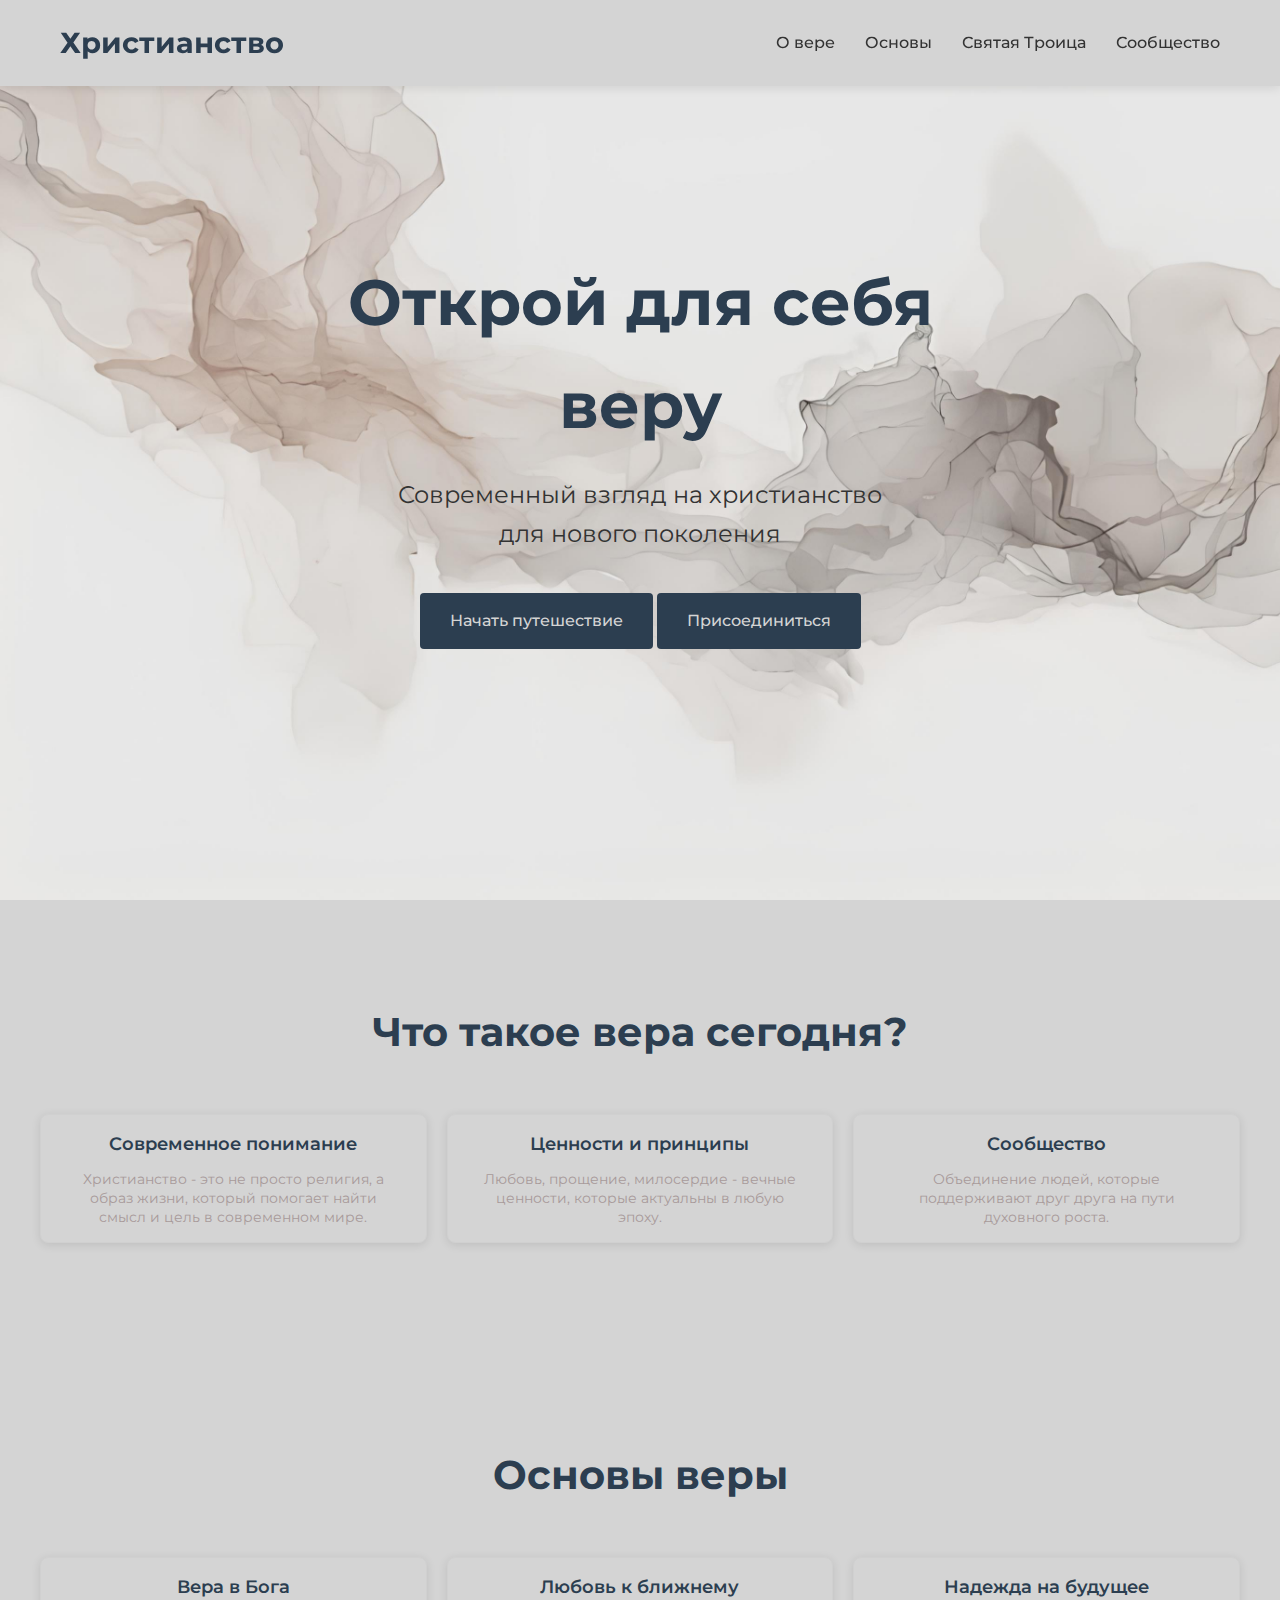
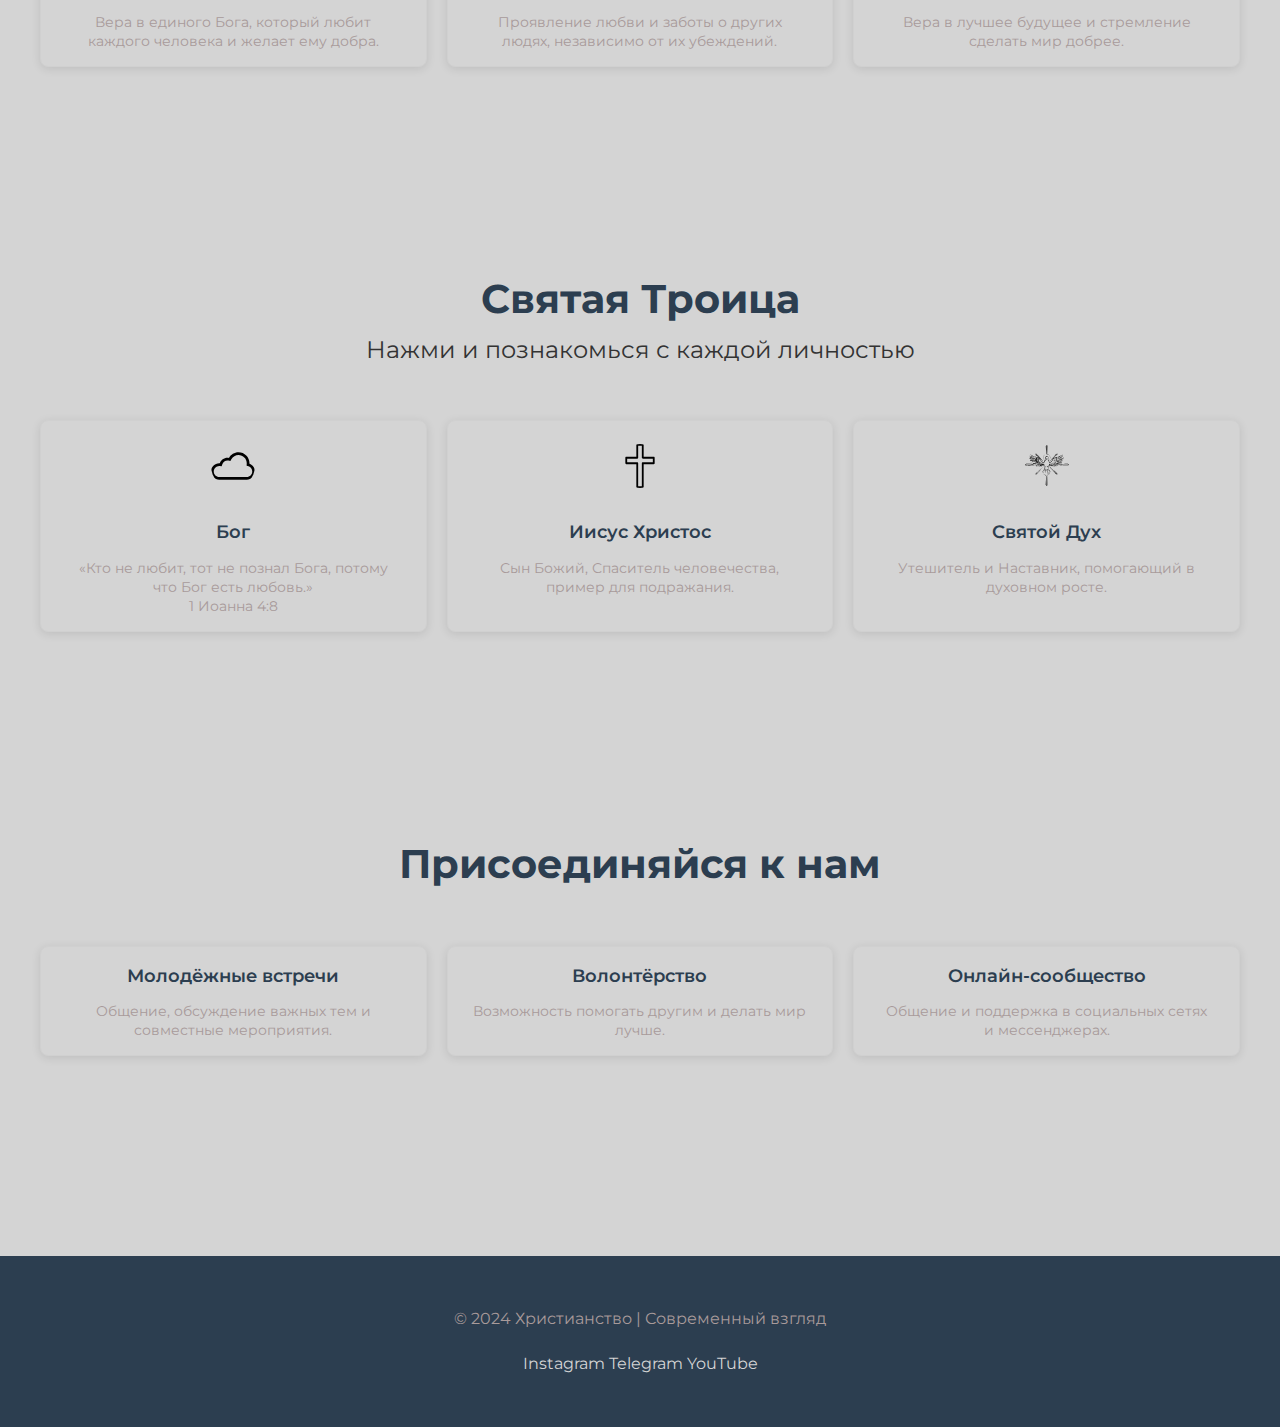
<file: index.html>
<!DOCTYPE html>
<html lang="ru">
<head>
    <meta charset="UTF-8">
    <meta name="viewport" content="width=device-width, initial-scale=1.0">
    <title>Христианство | Современный взгляд</title>
    <link rel="preconnect" href="https://fonts.googleapis.com">
    <link rel="preconnect" href="https://fonts.gstatic.com" crossorigin>
    <link href="https://fonts.googleapis.com/css2?family=Montserrat:wght@400;500;600;700;800&display=swap" rel="stylesheet">
    <link rel="stylesheet" href="/css/styles.css">
</head>
<body>
    <nav class="nav">
        <div class="nav__container">
            <a href="#" class="nav__logo">Христианство</a>
            <ul class="nav__list">
                <li><a href="#about" class="nav__link">О вере</a></li>
                <li><a href="#features" class="nav__link">Основы</a></li>
                <li><a href="#personalities" class="nav__link">Святая Троица</a></li>
                <li><a href="#community" class="nav__link">Сообщество</a></li>
            </ul>
        </div>
    </nav>

    <main>
        <section class="hero">
            <div class="hero__content">
                <h1 class="hero__title">Открой для себя веру</h1>
                <p class="hero__text">Современный взгляд на христианство <br> для нового поколения</p>
                <div class="hero__buttons">
                    <a href="#about" class="btn">Начать путешествие</a>
                    <a href="#community" class="btn";>Присоединиться</a>
                </div>
            </div>
        </section>

        <section id="about" class="section">
            <div class="section__content">
                <h2 class="section__title">Что такое вера сегодня?</h2>
                <div class="features-grid">
                    <div class="feature-card interactive-element">
                        <h3 class="feature-card__title">Современное понимание</h3>
                        <p class="feature-card__text">Христианство - это не просто религия, а образ жизни, который помогает найти смысл и цель в современном мире.</p>
                    </div>
                    <div class="feature-card interactive-element">
                        <h3 class="feature-card__title">Ценности и принципы</h3>
                        <p class="feature-card__text">Любовь, прощение, милосердие - вечные ценности, которые актуальны в любую эпоху.</p>
                    </div>
                    <div class="feature-card interactive-element">
                        <h3 class="feature-card__title">Сообщество</h3>
                        <p class="feature-card__text">Объединение людей, которые поддерживают друг друга на пути духовного роста.</p>
                    </div>
                </div>
            </div>
        </section>

        <section id="features" class="section">
            <div class="section__content">
                <h2 class="section__title">Основы веры</h2>
                <div class="features-grid">
                    <div class="feature-card interactive-element pulse-effect">
                        <h3 class="feature-card__title">Вера в Бога</h3>
                        <p class="feature-card__text">Вера в единого Бога, который любит каждого человека и желает ему добра.</p>
                    </div>
                    <div class="feature-card interactive-element pulse-effect">
                        <h3 class="feature-card__title">Любовь к ближнему</h3>
                        <p class="feature-card__text">Проявление любви и заботы о других людях, независимо от их убеждений.</p>
                    </div>
                    <div class="feature-card interactive-element pulse-effect">
                        <h3 class="feature-card__title">Надежда на будущее</h3>
                        <p class="feature-card__text">Вера в лучшее будущее и стремление сделать мир добрее.</p>
                    </div>
                </div>
            </div>
        </section>

        <section id="personalities" class="section">
            <div class="section__content">
                <h2 class="section__title">Святая Троица</h2>
                <p class="section__subtitle">Нажми и познакомься с каждой личностью</p>
                <div class="personalities-grid">
                    <a href="god.html" class="personality-card interactive-element">
                        <img src="img/cloud.svg" alt="Бог Отец" class="personality-card__img">
                        <h3 class="personality-card__title">Бог</h3>
                        <p class="personality-card__text">«Кто не любит, тот не познал Бога, потому что Бог есть любовь.» <br> 1 Иоанна 4:8</p>
                    </a>
                    <a href="jesus.html" class="personality-card interactive-element">
                        <img src="img/christ.svg" alt="Иисус Христос" class="personality-card__img">
                        <h3 class="personality-card__title">Иисус Христос</h3>
                        <p class="personality-card__text">Сын Божий, Спаситель человечества, пример для подражания.</p>
                    </a>
                    <a href="spirit.html" class="personality-card interactive-element">
                        <img src="img/spirit.svg" alt="Святой Дух" class="personality-card__img">
                        <h3 class="personality-card__title">Святой Дух</h3>
                        <p class="personality-card__text">Утешитель и Наставник, помогающий в духовном росте.</p>
                    </a>
                </div>
            </div>
        </section>

        <section id="community" class="section">
            <div class="section__content">
                <h2 class="section__title">Присоединяйся к нам</h2>
                <div class="features-grid">
                    <div class="feature-card interactive-element glow-effect">
                        <h3 class="feature-card__title">Молодёжные встречи</h3>
                        <p class="feature-card__text">Общение, обсуждение важных тем и совместные мероприятия.</p>
                    </div>
                    <div class="feature-card interactive-element glow-effect">
                        <h3 class="feature-card__title">Волонтёрство</h3>
                        <p class="feature-card__text">Возможность помогать другим и делать мир лучше.</p>
                    </div>
                    <div class="feature-card interactive-element glow-effect">
                        <h3 class="feature-card__title">Онлайн-сообщество</h3>
                        <p class="feature-card__text">Общение и поддержка в социальных сетях и мессенджерах.</p>
                    </div>
                </div>
            </div>
        </section>
    </main>

    <footer class="footer">
        <div class="footer__content">
            <p class="footer__text">© 2024 Христианство | Современный взгляд</p>
            <div class="footer__social">
                <a href="#" class="footer__link">Instagram</a>
                <a href="#" class="footer__link">Telegram</a>
                <a href="#" class="footer__link">YouTube</a>
            </div>
        </div>
    </footer>

    <button class="back-to-top" aria-label="Наверх">↑</button>
    
    <script src="script.js"></script>
</body>
</html>
</file>
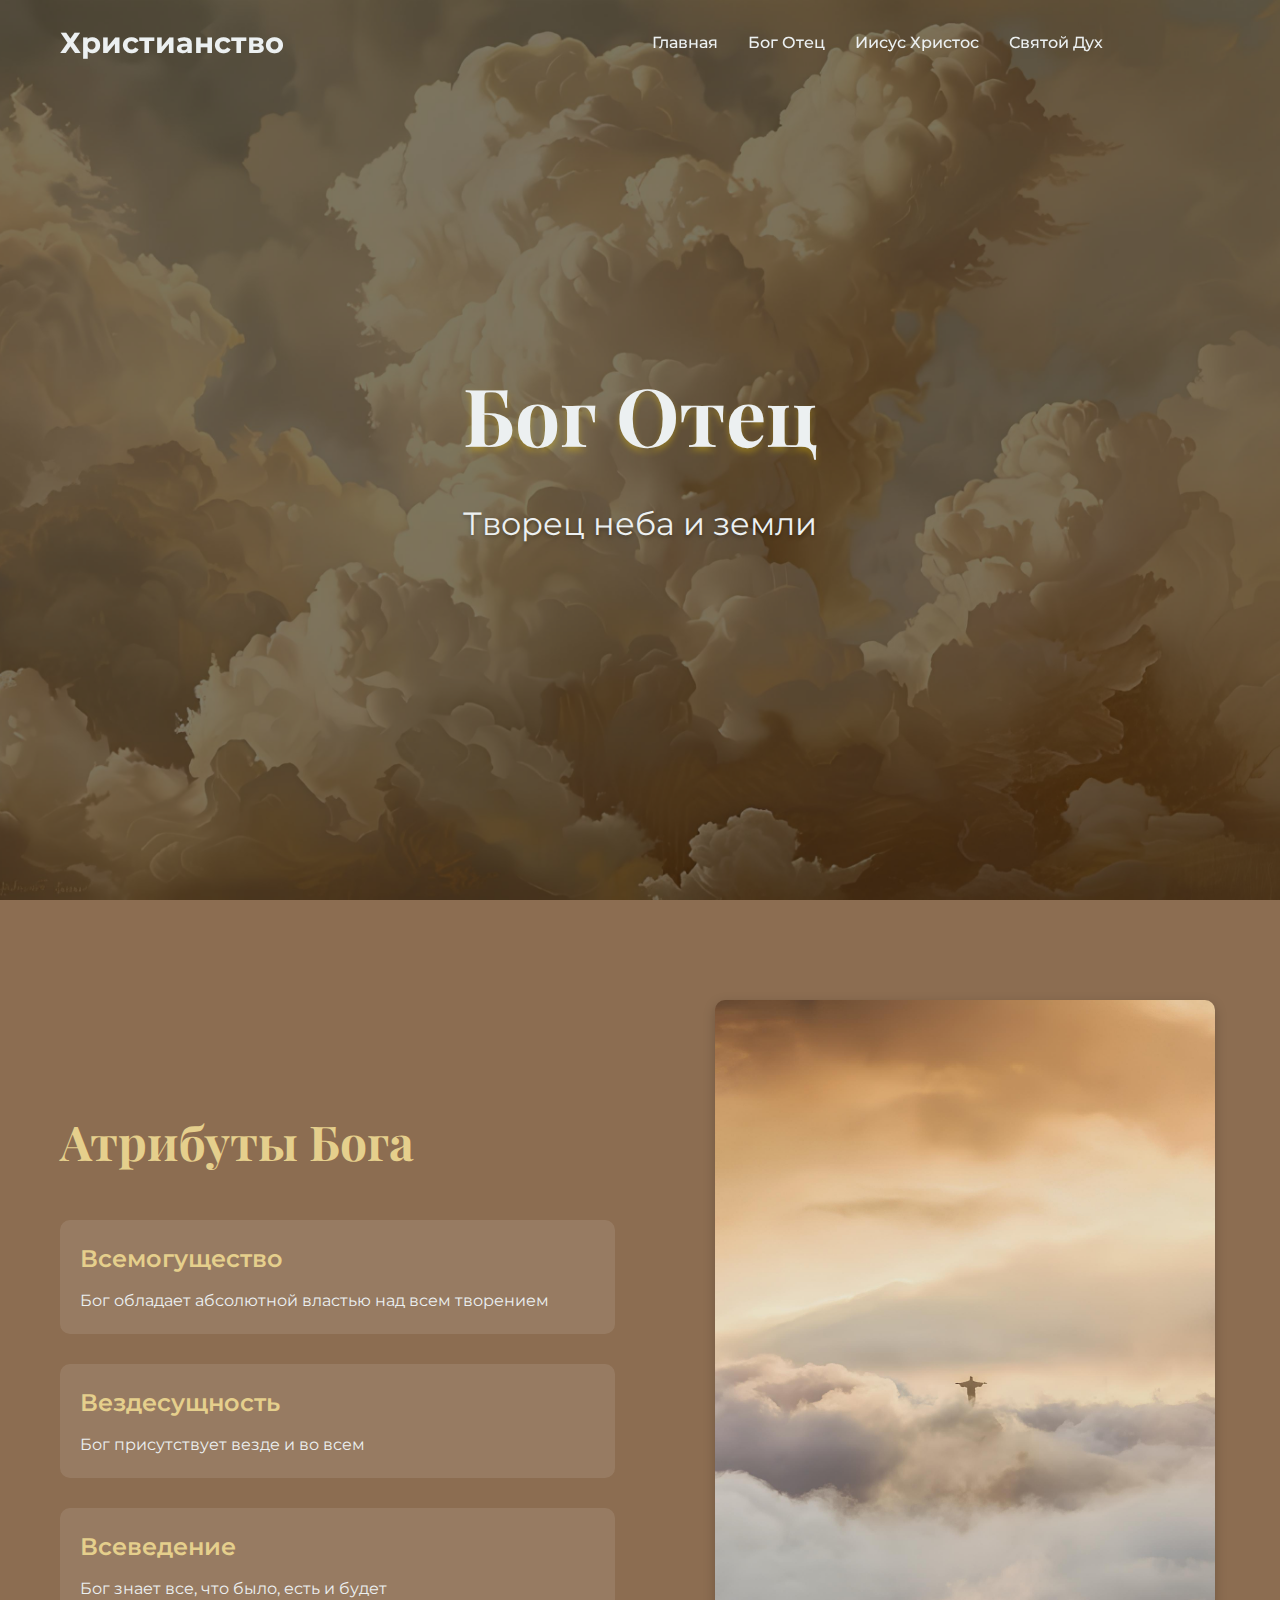
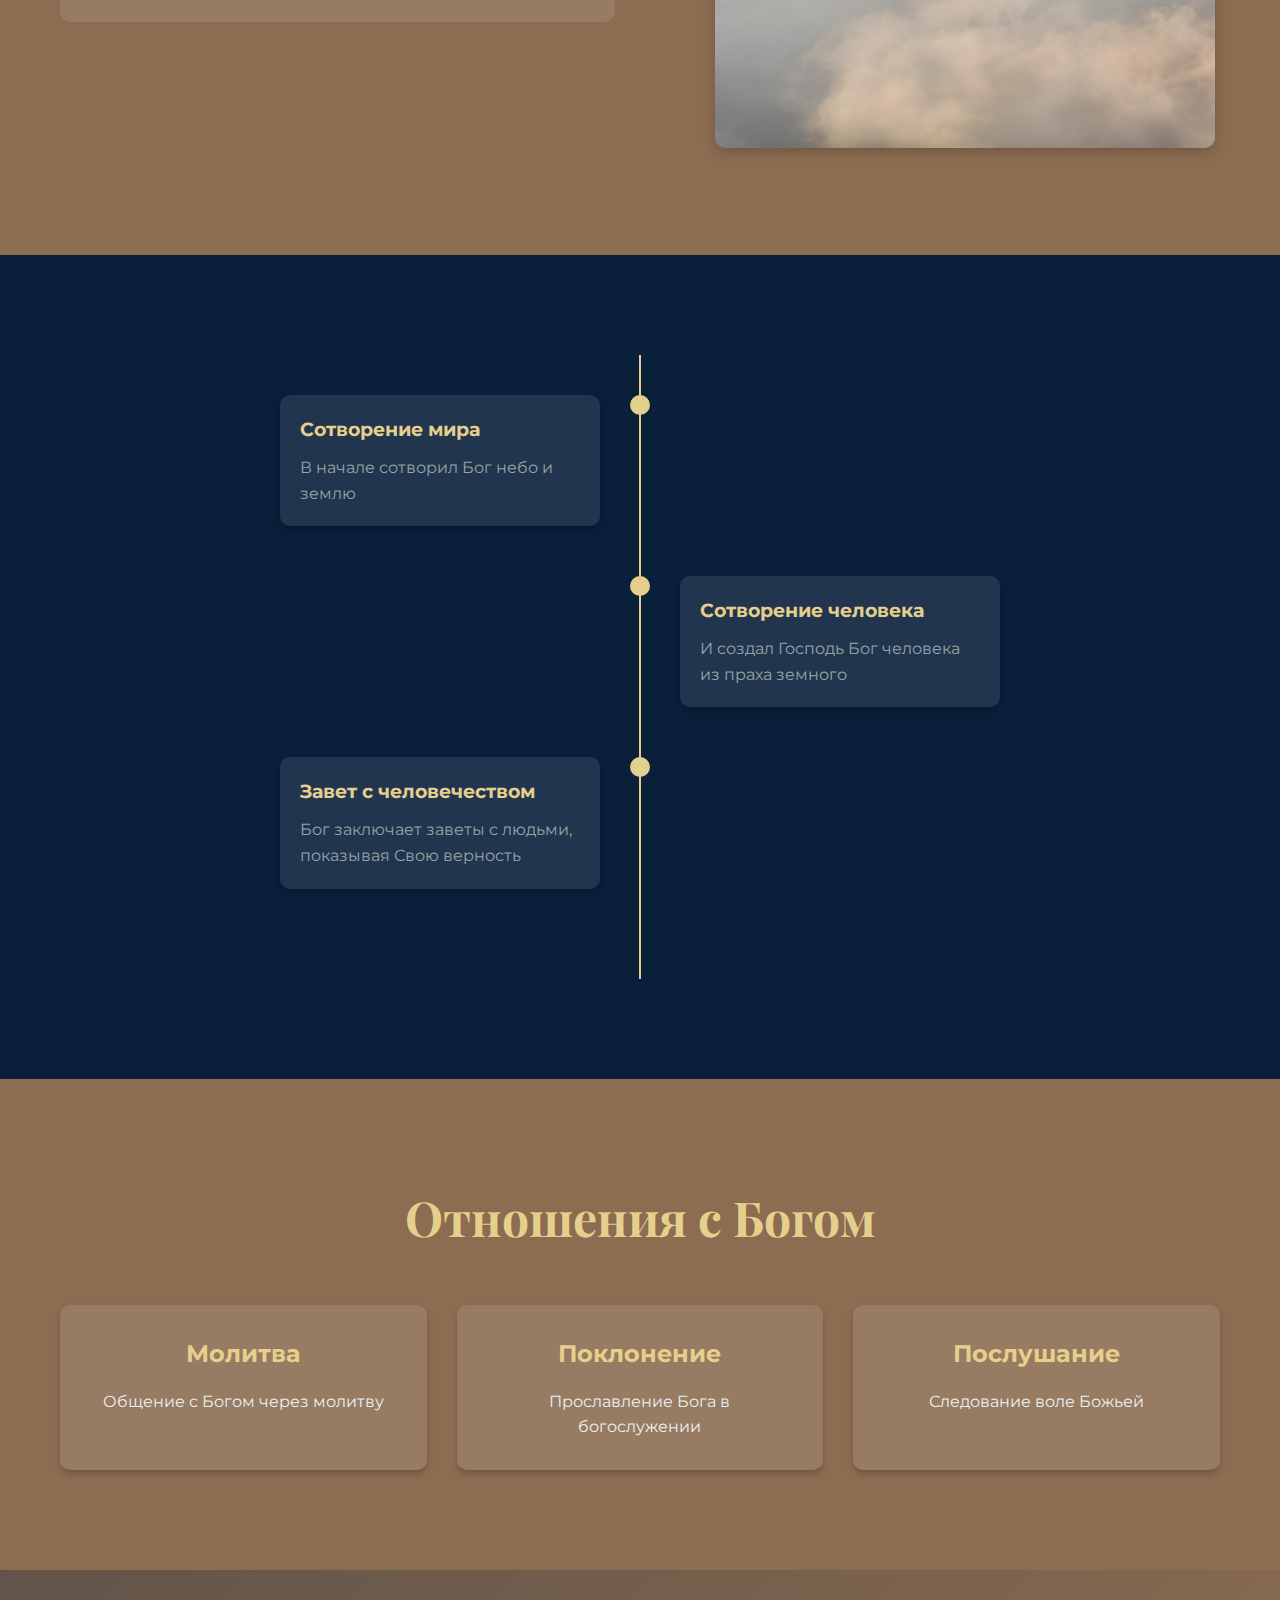
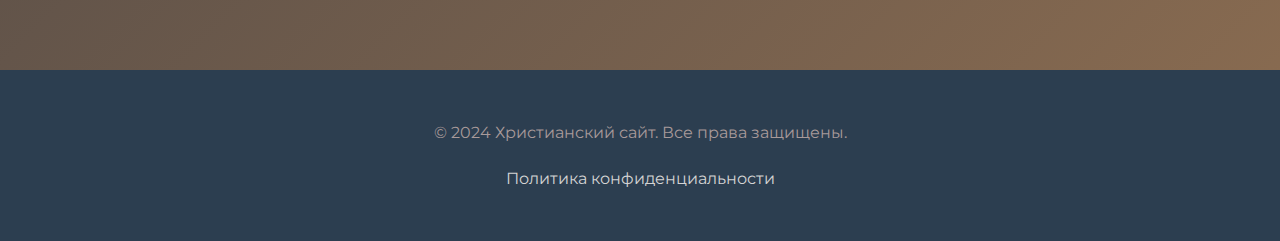
<file: god.html>
<!DOCTYPE html>
<html lang="ru">
<head>
    <meta charset="UTF-8">
    <meta name="viewport" content="width=device-width, initial-scale=1.0">
    <title>Бог Отец - Христианский сайт</title>
    <link rel="preconnect" href="https://fonts.googleapis.com">
    <link rel="preconnect" href="https://fonts.gstatic.com" crossorigin>
    <link href="https://fonts.googleapis.com/css2?family=Playfair+Display:wght@400;700&family=Montserrat:wght@400;500;600;700&display=swap" rel="stylesheet">
    <link rel="stylesheet" href="./css/styles.css">
    <link rel="stylesheet" href="./css/god.css">
</head>
<body class="god-page">
    <nav class="god_nav">
        <div class="god_nav__container">
            <a href="index.html" class="god_nav__logo">Христианство</a>
            <ul class="nav__list">
                <li><a href="index.html" class="god_nav__link">Главная</a></li>
                <li><a href="god.html" class="god_nav__link">Бог Отец</a></li>
                <li><a href="jesus.html" class="god_nav__link">Иисус Христос</a></li>
                <li><a href="spirit.html" class="god_nav__link">Святой Дух</a></li>
            </ul>
            <div class="burger-menu" id="burger-menu">
                <div class="burger-icon" id="burger">
                    <span></span>
                    <span></span>
                    <span></span>
                </div>
                <div class="menu" id="menu">
                    <ul>
                        <li><a href="index.html">Главная</a></li>
                        <li><a href="god.html" class="active">Бог Отец</a></li>
                        <li><a href="jesus.html">Иисус Христос</a></li>
                        <li><a href="spirit.html">Святой Дух</a></li>
                    </ul>
                </div>
            </div>
            <div class="menu-overlay" id="menu-overlay"></div>
        </div>
    </nav>

    <main>
        <section class="god-hero">
            <div class="god-hero__content">
                <h1 class="god-hero__title">Бог Отец</h1>
                <p class="god-hero__subtitle">Творец неба и земли</p>
            </div>
        </section>

        <section class="god-attributes">
            <div class="god-attributes__container">
                <div class="god-attributes__text">
                    <h2>Атрибуты Бога</h2>
                    <ul class="attributes-list">
                        <li class="attribute-item">
                            <span class="attribute-title">Всемогущество</span>
                            <p class="attribute-description">Бог обладает абсолютной властью над всем творением</p>
                        </li>
                        <li class="attribute-item">
                            <span class="attribute-title">Вездесущность</span>
                            <p class="attribute-description">Бог присутствует везде и во всем</p>
                        </li>
                        <li class="attribute-item">
                            <span class="attribute-title">Всеведение</span>
                            <p class="attribute-description">Бог знает все, что было, есть и будет</p>
                        </li>
                    </ul>
                </div>
                <div class="god-attributes__image">
                    <img src="img/pic_god.jpg" alt="Атрибуты Бога" class="attributes-image">
                </div>
            </div>
        </section>

        <section class="god-creation">
            <div class="creation-timeline">
                <div class="timeline-item">
                    <div class="timeline-content">
                        <h3>Сотворение мира</h3>
                        <p>В начале сотворил Бог небо и землю</p>
                    </div>
                </div>
                <div class="timeline-item">
                    <div class="timeline-content">
                        <h3>Сотворение человека</h3>
                        <p>И создал Господь Бог человека из праха земного</p>
                    </div>
                </div>
                <div class="timeline-item">
                    <div class="timeline-content">
                        <h3>Завет с человечеством</h3>
                        <p>Бог заключает заветы с людьми, показывая Свою верность</p>
                    </div>
                </div>
            </div>
        </section>

        <section class="god-relationship">
            <div class="relationship-content">
                <h2>Отношения с Богом</h2>
                <div class="relationship-cards">
                    <div class="relationship-card">
                        <h3>Молитва</h3>
                        <p>Общение с Богом через молитву</p>
                    </div>
                    <div class="relationship-card">
                        <h3>Поклонение</h3>
                        <p>Прославление Бога в богослужении</p>
                    </div>
                    <div class="relationship-card">
                        <h3>Послушание</h3>
                        <p>Следование воле Божьей</p>
                    </div>
                </div>
            </div>
        </section>
    </main>

    <footer class="footer">
        <div class="footer__content">
            <p class="footer__text">© 2024 Христианский сайт. Все права защищены.</p>
            <a href="#" class="footer__link">Политика конфиденциальности</a>
        </div>
    </footer>

    <script defer src="js/script.js"></script>
    <script defer src="js/burger-menu.js"></script>

    <button class="back-to-top" aria-label="Наверх">↑</button>
</body>
</html>
</file>
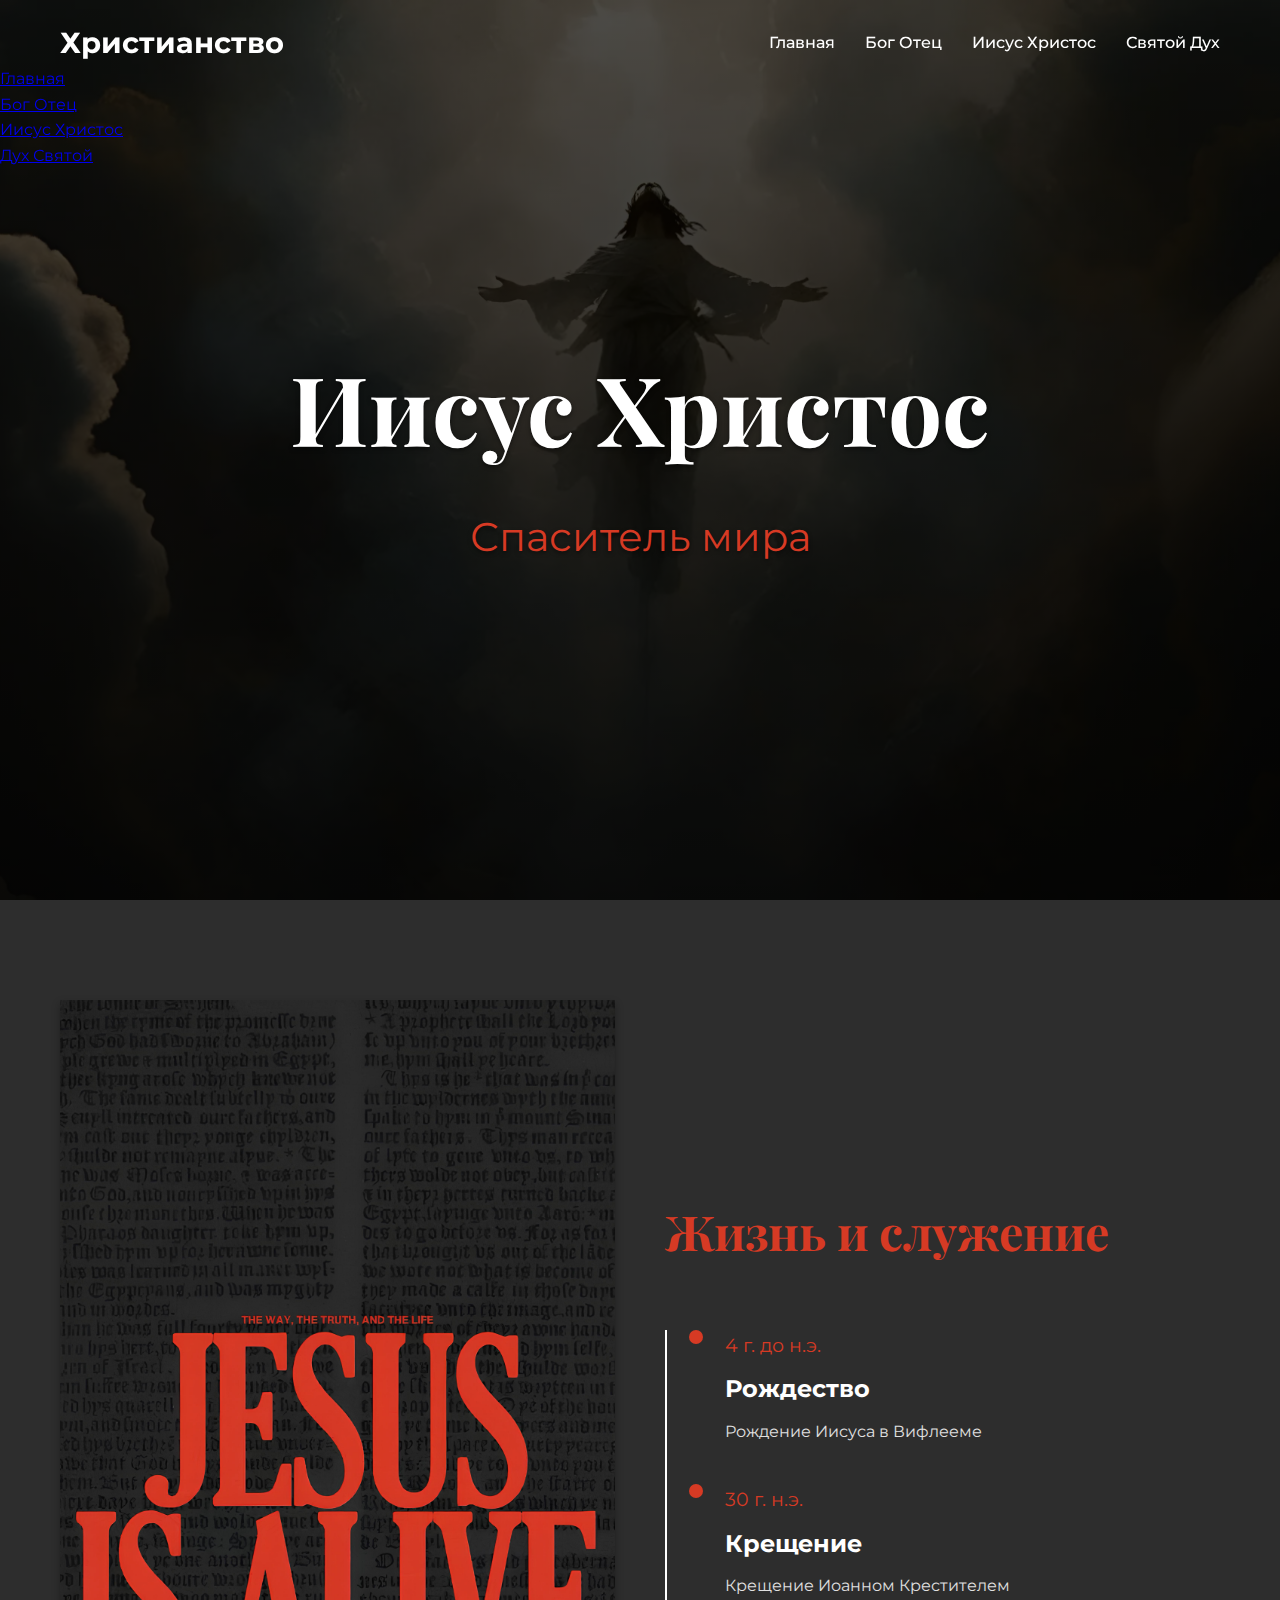
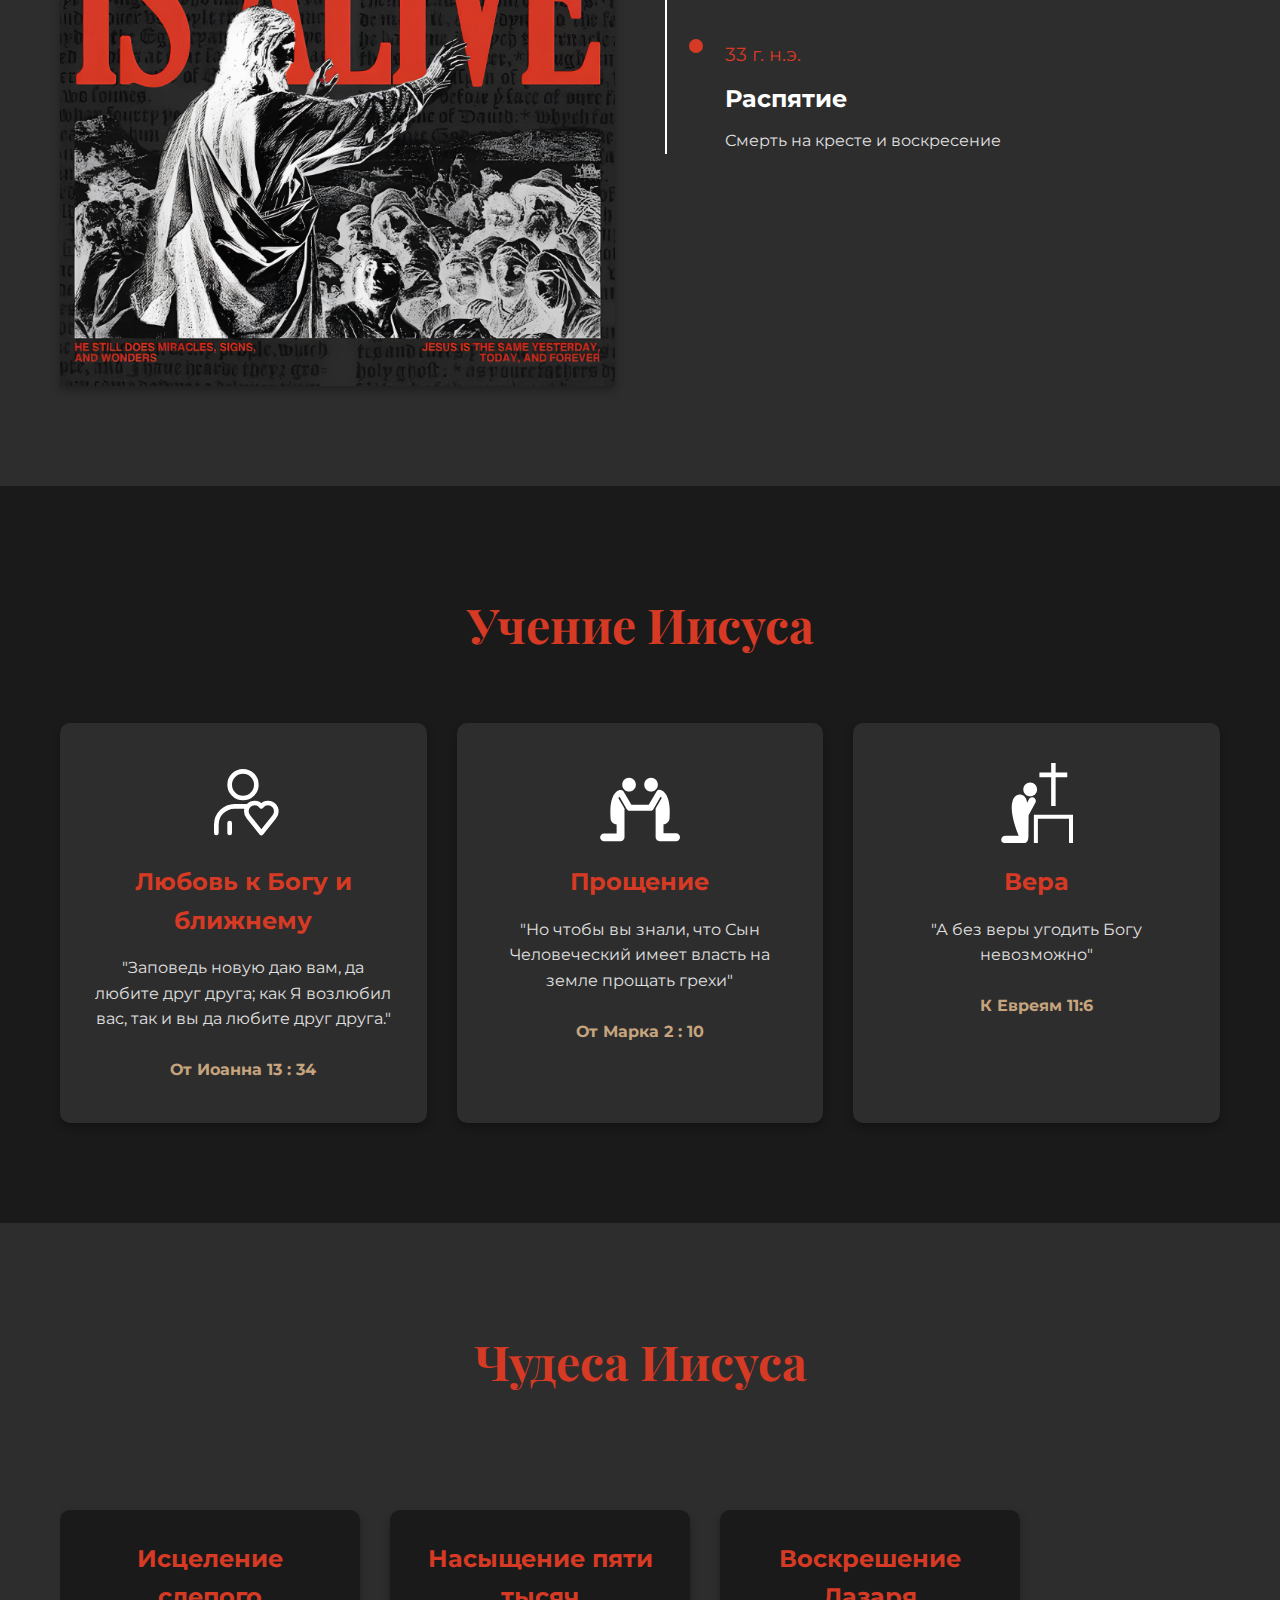
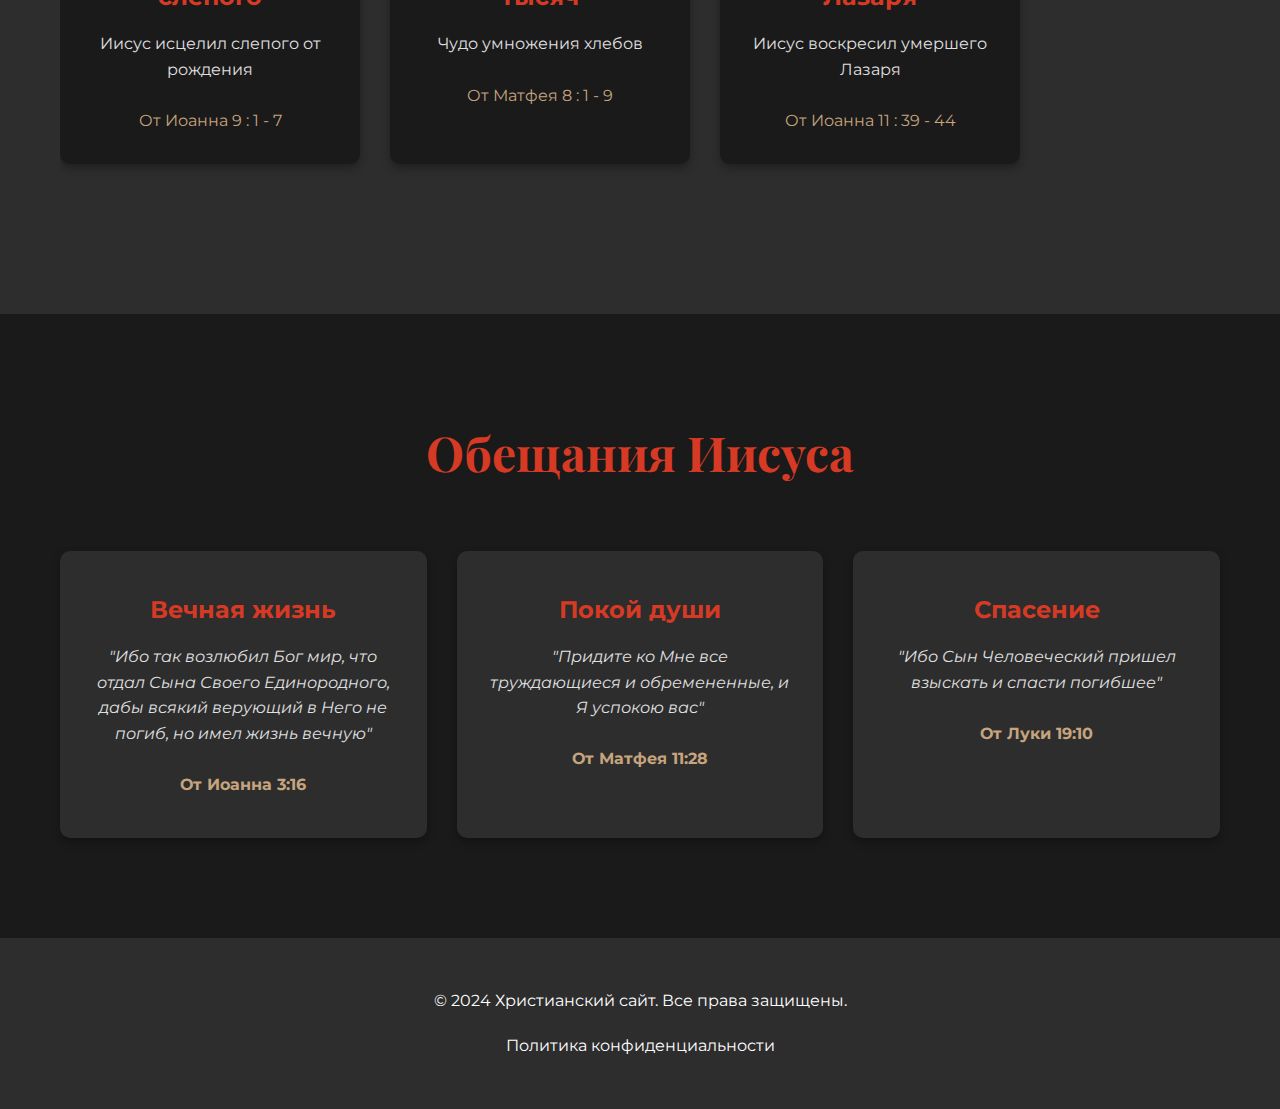
<file: jesus.html>
<!DOCTYPE html>
<html lang="ru">
<head>
    <meta charset="UTF-8">
    <meta name="viewport" content="width=device-width, initial-scale=1.0">
    <title>Иисус Христос - Христианский сайт</title>
    <link rel="preconnect" href="https://fonts.googleapis.com">
    <link rel="preconnect" href="https://fonts.gstatic.com" crossorigin>
    <link href="https://fonts.googleapis.com/css2?family=Playfair+Display:wght@400;700&family=Montserrat:wght@400;500;600;700&display=swap" rel="stylesheet">
    <link rel="stylesheet" href="../css/styles.css">
    <link rel="stylesheet" href="../css/jesus.css">
</head>
<body class="jesus-page">
    <nav class="jesus_nav">        

        <div class="jesus_nav__container">
            <a href="index.html" class="jesus_nav__logo">Христианство</a>
            <ul class="nav__list">
                <li><a href="index.html" class="jesus_nav__link">Главная</a></li>
                <li><a href="god.html" class="jesus_nav__link">Бог Отец</a></li>
                <li><a href="jesus.html" class="jesus_nav__link">Иисус Христос</a></li>
                <li><a href="spirit.html" class="jesus_nav__link">Святой Дух</a></li>
            </ul>
        </div>
        
        <div class="burger-container">
            <div class="burger-menu">
            <div class="burger-icon" id="burger">
                <span></span>
                <span></span>
                <span></span>
            </div>
            <nav class="menu" id="menu">
                <ul>
                    <li><a href="index.html">Главная</a></li>
                    <li><a href="god.html">Бог Отец</a></li>
                    <li><a href="#">Иисус Христос</a></li>
                    <li><a href="spirit.html">Дух Святой</a></li>
                </ul>
            </nav>
            </div>
        </div>
        
    </nav>

    <main>
        <section class="jesus-hero">
            <div class="jesus-hero__content">
                <h1 class="jesus-hero__title">Иисус Христос</h1>
                <p class="jesus-hero__subtitle">Спаситель мира</p>
            </div>
        </section>

        <section class="jesus-life">
            <div class="life-container">
                <div class="life-image">
                    <img src="../img/jesus.jpg" alt="Жизнь Иисуса" class="life-img">
                </div>
                <div class="life-content">
                    <h2>Жизнь и служение</h2>
                    <div class="life-timeline">
                        <div class="timeline-event">
                            <span class="event-year">4 г. до н.э.</span>
                            <h3>Рождество</h3>
                            <p>Рождение Иисуса в Вифлееме</p>
                        </div>
                        <div class="timeline-event">
                            <span class="event-year">30 г. н.э.</span>
                            <h3>Крещение</h3>
                            <p>Крещение Иоанном Крестителем</p>
                        </div>
                        <div class="timeline-event">
                            <span class="event-year">33 г. н.э.</span>
                            <h3>Распятие</h3>
                            <p>Смерть на кресте и воскресение</p>
                        </div>
                    </div>
                </div>
            </div>
        </section>

        <section class="jesus-teachings">
            <h2>Учение Иисуса</h2>
            <div class="teachings-grid">
                <div class="teaching-card">
                    <div class="teaching-icon">
                        <img src="/img/love for each other.svg" alt="Любовь">
                    </div>
                    <h3>Любовь к Богу и ближнему</h3>
                    <p>"Заповедь новую даю вам, да любите друг друга; как Я возлюбил вас, так и вы да любите друг друга."</p>
                    <br>
                    <p class="script">От Иоанна 13 : 34</p>
                </div>
                <div class="teaching-card">
                    <div class="teaching-icon">
                        <img src="/img/forgiveness.svg" alt="Прощение">
                    </div>
                    <h3>Прощение</h3>
                    <p>"Но чтобы вы знали, что Сын Человеческий имеет власть на земле прощать грехи"</p> 
                    <br>
                    <p class="script">От Марка 2 : 10</p> 
                </div>
                <div class="teaching-card">
                    <div class="teaching-icon">
                        <img src="/img/faith.svg" alt="Вера">
                    </div>
                    <h3>Вера</h3>
                    <p>"А без веры угодить Богу невозможно"</p>
                    <br>
                    <p class="script">К Евреям 11:6 </p>
                </div>
            </div>
        </section>

        <section class="jesus-miracles">
            <div class="miracles-container">
                <h2>Чудеса Иисуса</h2>
                <div class="miracles-slider">
                    <div class="miracle-slide">
                        <div class="miracle-content">
                            <h3>Исцеление слепого</h3>
                            <p>Иисус исцелил слепого от рождения</p>
                            <br>
                            <p class="script"><a href="https://bible.by/syn/43/9/">От Иоанна 9 : 1 - 7</a></p>
                        </div>
                    </div>
                    <div class="miracle-slide">
                        <div class="miracle-content">
                            <h3>Насыщение пяти тысяч</h3>
                            <p>Чудо умножения хлебов</p>
                            <br>
                            <p class="script"><a href="https://bible.by/syn/41/8/">От Матфея 8 : 1 - 9</a></p>
                        </div>
                    </div>
                    <div class="miracle-slide">
                        <div class="miracle-content">
                            <h3>Воскрешение Лазаря</h3>
                            <p>Иисус воскресил умершего Лазаря</p>
                            <br>
                            <p class="script"><a href="https://bible.by/syn/43/11/">От Иоанна 11 : 39 - 44</a> </p>
                        </div>
                    </div>
                </div>
            </div>
        </section>

        <section class="jesus-promises">
            <div class="promises-content">
                <h2>Обещания Иисуса</h2>
                <div class="promises-list">
                    <div class="promise-item">
                        <h3>Вечная жизнь</h3>
                        <p>"Ибо так возлюбил Бог мир, что отдал Сына Своего Единородного, дабы всякий верующий в Него не погиб, но имел жизнь вечную"</p>
                        <br>
                        <p class="script">От Иоанна 3:16</p>
                    </div>
                    <div class="promise-item">
                        <h3>Покой души</h3>
                        <p>"Придите ко Мне все труждающиеся и обремененные, и Я успокою вас"</p>
                        <br>
                        <p class="script">От Матфея 11:28</p>
                    </div>
                    <div class="promise-item">
                        <h3>Спасение</h3>
                        <p>"Ибо Сын Человеческий пришел взыскать и спасти погибшее"</p>
                        <br>
                        <p class="script">От Луки 19:10</p>
                    </div>
                </div>
            </div>
        </section>
    </main>

    <footer class="footer__jesus">
        <div class="footer__jesus__content">
            <p class="footer__jesus__text">© 2024 Христианский сайт. Все права защищены.</p>
            <a href="#" class="footer__jesus__link">Политика конфиденциальности</a>
    </div>
    </footer>

    <script defer src="script.js"></script>

    <button class="back-to-top" aria-label="Наверх">↑</button>
</body>
</html>
</file>
<file: css/styles.css>
* {
  margin: 0;
  padding: 0;
  box-sizing: border-box;
}

body {
  font-family: "Montserrat", sans-serif;
  background: #d4d4d4;
  color: #333333;
  line-height: 1.6;
  overflow-x: hidden;
}

.nav {
  position: fixed;
  top: 0;
  left: 0;
  width: 100%;
  background: #d4d4d4;
  box-shadow: 0 2px 10px rgba(0, 0, 0, 0.1);
  z-index: 1000;
  padding: 20px 0;
}
.nav__container {
  max-width: 1200px;
  margin: 0 auto;
  padding: 0 20px;
  display: flex;
  align-items: center;
  justify-content: space-between;
}
.nav__logo {
  font-family: "Montserrat", sans-serif;
  font-size: 1.8rem;
  font-weight: 700;
  color: #2c3e50;
  text-decoration: none;
}
.nav__list {
  margin-left: 250px;
  display: flex;
  list-style: none;
  gap: 30px;
}
.nav__link {
  color: #333333;
  text-decoration: none;
  font-weight: 500;
  transition: all 0.3s ease;
  position: relative;
}
.nav__link::after {
  content: "";
  position: absolute;
  bottom: -5px;
  left: 0;
  width: 0;
  height: 2px;
  background: #2c3e50;
  transition: all 0.3s ease;
}
.nav__link:hover::after {
  width: 100%;
}

.hero {
  min-height: 100vh;
  display: flex;
  align-items: center;
  justify-content: center;
  text-align: center;
  position: relative;
  background-image: url(/img/fon4.jpg);
  background-size: cover;
  background-repeat: no-repeat;
}
.hero__content {
  position: relative;
  z-index: 2;
  max-width: 800px;
  padding: 0 20px;
}
.hero__title {
  font-family: "Montserrat", sans-serif;
  font-size: 4rem;
  font-weight: bold;
  font-weight: 700;
  margin-bottom: 20px;
  color: #2c3e50;
}
.hero__text {
  font-size: 1.5rem;
  margin-bottom: 40px;
  color: #333333;
}

.btn {
  display: inline-block;
  padding: 15px 30px;
  background: #2c3e50;
  color: #d4d4d4;
  text-decoration: none;
  border-radius: 4px;
  font-weight: 500;
  transition: all 0.3s ease;
}
.btn:hover {
  background: #d4d4d4;
  color: #2c3e50;
  transform: translateY(-2px);
}

.section {
  padding: 100px 0;
  position: relative;
}
.section__title {
  font-family: "Montserrat", sans-serif;
  font-size: 2.5rem;
  font-weight: 700;
  text-align: center;
  color: #2c3e50;
}
.section__subtitle {
  text-align: center;
  font-size: 1.5rem;
  color: #333333;
}

.feature-card,
.personality-card {
  background: #d4d4d4;
  border: 1px solid #d0d0d0;
  border-radius: 8px;
  padding: 15px 25px;
  transition: all 0.3s ease;
  position: relative;
  overflow: hidden;
  display: flex;
  flex-direction: column;
  align-items: center;
  text-align: center;
  width: 100%;
  margin: 0;
  box-shadow: 0 2px 10px rgba(0, 0, 0, 0.1);
  text-decoration: none;
  color: inherit;
  display: block;
  cursor: pointer;
  transition: transform 0.3s ease, box-shadow 0.3s ease;
}
.feature-card:hover,
.personality-card:hover {
  transform: translateY(-10px);
  box-shadow: 0 10px 20px rgba(0, 0, 0, 0.2);
}
.feature-card__img,
.personality-card__img {
  width: 60px;
  height: 60px;
  -o-object-fit: contain;
     object-fit: contain;
  border-radius: 50%;
  transition: all 0.3s ease;
  padding: 8px;
  margin-bottom: 15px;
}
.feature-card__title,
.personality-card__title {
  font-family: "Montserrat", sans-serif;
  font-size: 1.1rem;
  font-weight: 600;
  margin-bottom: 12px;
  color: #2c3e50;
  text-align: center;
  width: 100%;
}
.feature-card__text,
.personality-card__text {
  color: #a89a9a;
  line-height: 1.4;
  font-size: 0.85rem;
  text-align: center;
  width: 100%;
}
.feature-card__content,
.personality-card__content {
  display: flex;
  flex-direction: column;
  align-items: center;
  text-align: center;
  width: 100%;
}

.features-grid,
.personalities-grid {
  display: grid;
  grid-template-columns: repeat(3, 1fr);
  gap: 20px;
  margin-top: 50px;
  width: 100%;
  max-width: 1200px;
  margin-left: auto;
  margin-right: auto;
}
.features-grid a:hover > h3, .features-grid a:hover,
.personalities-grid a:hover > h3,
.personalities-grid a:hover {
  background: #2c3e50;
  color: #d4d4d4;
}

.footer {
  background: #2c3e50;
  padding: 50px 0;
  margin-top: 100px;
}
.footer__content {
  max-width: 1200px;
  margin: 0 auto;
  padding: 0 20px;
  text-align: center;
}
.footer__text {
  color: #a89a9a;
  margin-bottom: 20px;
}
.footer__link {
  color: #d4d4d4;
  text-decoration: none;
  transition: all 0.3s ease;
}
.footer__link:hover {
  color: #333333;
}

.back-to-top {
  position: fixed;
  bottom: 30px;
  right: 30px;
  width: 50px;
  height: 50px;
  border-radius: 50%;
  background: #333;
  color: white;
  border: none;
  cursor: pointer;
  font-size: 24px;
  opacity: 0;
  visibility: hidden;
  transition: all 0.3s ease;
  z-index: 1000;
  display: flex;
  align-items: center;
  justify-content: center;
}

.back-to-top.visible {
  opacity: 1;
  visibility: visible;
}

.back-to-top:hover {
  background: #555;
  transform: translateY(-3px);
}

@media (max-width: 768px) {
  .hero__title {
    font-size: 3rem;
  }
  .hero .btn {
    margin: 3px;
    padding: 10px 20px;
    width: 250px;
  }
  .section__title {
    font-size: 2rem;
  }
  .nav__list {
    display: none;
  }
  .features-grid,
  .personalities-grid {
    grid-template-columns: 1fr;
    gap: 15px;
  }
  .feature-card,
  .personality-card {
    padding: 12px 20px;
  }
  .feature-card__img,
  .personality-card__img {
    width: 50px;
    height: 50px;
  }
}
@media (max-width: 768px) {
  .nav__list {
    display: none;
  }
}/*# sourceMappingURL=styles.css.map */
</file>
<file: css/god.css>
.god_nav {
  position: fixed;
  top: 0;
  left: 0;
  width: 100%;
  z-index: 1000;
  padding: 20px 0;
}
.god_nav .burger-menu {
  display: none;
}
.god_nav.scrolled {
  background: #0A1F3A;
}
.god_nav__container {
  max-width: 1200px;
  margin: 0 auto;
  padding: 0 20px;
  display: flex;
  align-items: center;
  justify-content: space-between;
}
.god_nav__logo {
  font-family: "Montserrat", sans-serif;
  font-size: 1.8rem;
  font-weight: 700;
  color: #ecf0f1;
  text-decoration: none;
}
.god_nav__list {
  display: flex;
  list-style: none;
  gap: 30px;
}
.god_nav__link {
  color: #ecf0f1;
  text-decoration: none;
  font-weight: 500;
  transition: all 0.3s ease;
  position: relative;
}
.god_nav__link::after {
  content: "";
  position: absolute;
  bottom: -5px;
  left: 0;
  width: 0;
  height: 2px;
  background: #ecf0f1;
  transition: all 0.3s ease;
}
.god_nav__link:hover::after {
  width: 100%;
}

.god-page {
  background: linear-gradient(135deg, #0A1F3A, #8C6D51);
  color: #ecf0f1;
}

.god-hero {
  min-height: 100vh;
  display: flex;
  align-items: center;
  justify-content: center;
  text-align: center;
  position: relative;
  overflow: hidden;
  background: url(/img/god_heavans.jpg) center/cover no-repeat;
}
.god-hero::before {
  content: "";
  position: absolute;
  top: 0;
  left: 0;
  right: 0;
  bottom: 0;
  background: rgba(0, 0, 0, 0.5);
  z-index: 1;
}
.god-hero__content {
  position: relative;
  z-index: 2;
  max-width: 800px;
  padding: 0 20px;
}
.god-hero__title {
  font-family: "Playfair Display", serif;
  font-size: 5rem;
  font-weight: 700;
  margin-bottom: 20px;
  color: #ecf0f1;
  text-shadow: 0 4px 6px rgba(255, 215, 0, 0.3);
  animation: fadeInDown 1s ease-out;
}
.god-hero__subtitle {
  font-size: 2rem;
  color: #ecf0f1;
  text-shadow: 0 2px 4px rgba(0, 0, 0, 0.3);
  animation: fadeInUp 1s ease-out 0.5s both;
}

.god-attributes {
  padding: 100px 0;
  background: #8C6D51;
}
.god-attributes__container {
  max-width: 1200px;
  margin: 0 auto;
  padding: 0 20px;
  display: grid;
  grid-template-columns: 1fr 1fr;
  gap: 50px;
  align-items: center;
}
.god-attributes__text h2 {
  font-family: "Playfair Display", serif;
  font-size: 3rem;
  margin-bottom: 40px;
  color: #E5CF8C;
}

.attributes-list {
  list-style: none;
}

.attribute-item {
  margin-bottom: 30px;
  padding: 20px;
  background: rgba(255, 255, 255, 0.1);
  border-radius: 10px;
  transition: transform 0.3s ease;
}
.attribute-item:hover {
  transform: translateX(10px);
}

.attribute-title {
  display: block;
  font-size: 1.5rem;
  font-weight: 600;
  color: #E5CF8C;
  margin-bottom: 10px;
}

.attribute-description {
  color: #ecf0f1;
  line-height: 1.6;
}

.attributes-image {
  width: 100%;
  max-width: 500px;
  height: auto;
  margin-left: 50px;
  border-radius: 10px;
  filter: drop-shadow(0 4px 6px rgba(0, 0, 0, 0.2));
}

.god-creation {
  padding: 100px 0;
  background: #0A1F3A;
}

.creation-timeline {
  max-width: 800px;
  margin: 0 auto;
  position: relative;
  padding: 40px 0;
}
.creation-timeline::before {
  content: "";
  position: absolute;
  top: 0;
  left: 50%;
  width: 2px;
  height: 100%;
  background: #E5CF8C;
  transform: translateX(-50%);
}

.timeline-item {
  position: relative;
  margin-bottom: 50px;
  width: 50%;
  padding: 0 40px;
}
.timeline-item:nth-child(odd) {
  left: 0;
}
.timeline-item:nth-child(even) {
  left: 50%;
}
.timeline-item::before {
  content: "";
  position: absolute;
  top: 0;
  width: 20px;
  height: 20px;
  background: #E5CF8C;
  border-radius: 50%;
  right: -10px;
}
.timeline-item:nth-child(even)::before {
  left: -10px;
}

.timeline-content {
  background: rgba(255, 255, 255, 0.1);
  padding: 20px;
  border-radius: 10px;
  box-shadow: 0 4px 6px rgba(0, 0, 0, 0.2);
}
.timeline-content h3 {
  color: #E5CF8C;
  margin-bottom: 10px;
}
.timeline-content p {
  color: #95a5a6;
}

.god-relationship {
  padding: 100px 0;
  background: #8C6D51;
}

.relationship-content {
  max-width: 1200px;
  margin: 0 auto;
  padding: 0 20px;
  text-align: center;
}
.relationship-content h2 {
  font-family: "Playfair Display", serif;
  font-size: 3rem;
  margin-bottom: 50px;
  color: #E5CF8C;
}

.relationship-cards {
  display: grid;
  grid-template-columns: repeat(3, 1fr);
  gap: 30px;
}

.relationship-card {
  background: rgba(255, 255, 255, 0.1);
  padding: 30px;
  border-radius: 10px;
  transition: transform 0.3s ease, box-shadow 0.3s ease;
  box-shadow: 0 4px 6px rgba(0, 0, 0, 0.2);
}
.relationship-card:hover {
  transform: translateY(-10px);
  box-shadow: 0 6px 12px rgba(0, 0, 0, 0.3);
}
.relationship-card h3 {
  color: #E5CF8C;
  margin-bottom: 15px;
  font-size: 1.5rem;
}
.relationship-card p {
  color: #ecf0f1;
}

.footer__link:hover {
  color: #E5CF8C;
}

@keyframes fadeInDown {
  from {
    opacity: 0;
    transform: translateY(-30px);
  }
  to {
    opacity: 1;
    transform: translateY(0);
  }
}
@keyframes fadeInUp {
  from {
    opacity: 0;
    transform: translateY(30px);
  }
  to {
    opacity: 1;
    transform: translateY(0);
  }
}
@media (max-width: 768px) {
  .god-hero__title {
    font-size: 3rem;
  }
  .god-hero__subtitle {
    font-size: 1.5rem;
  }
  .god-attributes__container {
    grid-template-columns: 1fr;
  }
  .attributes-image {
    display: none;
  }
  .creation-timeline::before {
    left: 20px;
  }
  .timeline-item {
    width: 100%;
    left: 0 !important;
    padding-left: 50px;
  }
  .timeline-item::before {
    left: 10px !important;
  }
  .relationship-cards {
    grid-template-columns: 1fr;
  }
  .god_nav .nav__list {
    display: none;
  }
  .god_nav .burger-menu {
    display: block;
    position: absolute;
    top: 20px;
    right: 20px;
    z-index: 1001;
  }
  .god_nav .burger-menu .burger-icon {
    width: 30px;
    height: 20px;
    display: flex;
    flex-direction: column;
    justify-content: space-between;
    cursor: pointer;
    padding: 5px;
    margin-top: 15px;
  }
  .god_nav .burger-menu .burger-icon span {
    width: 100%;
    height: 2px;
    background: #ecf0f1;
    transition: all 0.3s ease;
  }
  .god_nav .burger-menu .burger-icon.active span:nth-child(1) {
    transform: rotate(45deg) translate(5px, 5px);
  }
  .god_nav .burger-menu .burger-icon.active span:nth-child(2) {
    opacity: 0;
  }
  .god_nav .burger-menu .burger-icon.active span:nth-child(3) {
    transform: rotate(-45deg) translate(5px, -5px);
  }
  .god_nav .burger-menu .menu {
    position: fixed;
    top: 0;
    right: -100%;
    width: 80%;
    max-width: 300px;
    height: 100vh;
    background: #0A1F3A;
    padding: 80px 20px 20px;
    transition: all 0.3s ease;
    box-shadow: -5px 0 15px rgba(0, 0, 0, 0.2);
  }
  .god_nav .burger-menu .menu.active {
    right: 0;
  }
  .god_nav .burger-menu .menu ul {
    list-style: none;
    padding: 0;
    margin: 0;
  }
  .god_nav .burger-menu .menu ul li {
    margin-bottom: 20px;
  }
  .god_nav .burger-menu .menu ul li a {
    color: #ecf0f1;
    text-decoration: none;
    font-size: 1.2rem;
    display: block;
    padding: 10px 0;
    transition: all 0.3s ease;
  }
  .god_nav .burger-menu .menu ul li a:hover {
    color: #E5CF8C;
  }
}
@media (max-width: 1024px) {
  .attributes-image {
    margin-left: 8px;
  }
}
@media (min-width: 1024px) {
  .jesus_nav__list {
    margin-left: 450px;
  }
}
</file>
<file: css/jesus.css>
* {
  margin: 0;
  padding: 0;
  box-sizing: border-box;
}

body {
  font-family: "Montserrat", sans-serif;
  line-height: 1.6;
  overflow-x: hidden;
}

.jesus-page {
  background: #1a1a1a;
  color: #ffffff;
  min-height: 100vh;
}
.jesus-page .jesus_nav {
  position: fixed;
  top: 0;
  left: 0;
  width: 100%;
  z-index: 1000;
  padding: 20px 0;
  transition: background 0.3s ease;
}
.jesus-page .jesus_nav.scrolled {
  background: #1a1a1a;
}
.jesus-page .jesus_nav__container {
  max-width: 1200px;
  margin: 0 auto;
  padding: 0 20px;
  display: flex;
  align-items: center;
  justify-content: space-between;
}
.jesus-page .jesus_nav__container .burger-menu {
  display: none;
  position: relative;
}
.jesus-page .jesus_nav__container .burger-menu .burger-icon {
  width: 30px;
  height: 20px;
  display: flex;
  flex-direction: column;
  justify-content: space-between;
  cursor: pointer;
  padding: 5px;
}
.jesus-page .jesus_nav__container .burger-menu .burger-icon span {
  width: 100%;
  height: 2px;
  background: #ffffff;
  transition: all 0.3s ease;
}
.jesus-page .jesus_nav__container .burger-menu .burger-icon.active span:nth-child(1) {
  transform: rotate(45deg) translate(5px, 5px);
}
.jesus-page .jesus_nav__container .burger-menu .burger-icon.active span:nth-child(2) {
  opacity: 0;
}
.jesus-page .jesus_nav__container .burger-menu .burger-icon.active span:nth-child(3) {
  transform: rotate(-45deg) translate(5px, -5px);
}
.jesus-page .jesus_nav__container .burger-menu .menu {
  position: fixed;
  top: 0;
  right: -100%;
  width: 80%;
  max-width: 300px;
  height: 100vh;
  background: #1a1a1a;
  padding: 80px 20px 20px;
  transition: all 0.3s ease;
  box-shadow: -5px 0 15px rgba(0, 0, 0, 0.2);
}
.jesus-page .jesus_nav__container .burger-menu .menu.active {
  right: 0;
}
.jesus-page .jesus_nav__container .burger-menu .menu ul {
  list-style: none;
  padding: 0;
  margin: 0;
}
.jesus-page .jesus_nav__container .burger-menu .menu ul li {
  margin-bottom: 20px;
}
.jesus-page .jesus_nav__container .burger-menu .menu ul li a {
  color: #ffffff;
  text-decoration: none;
  font-size: 1.2rem;
  display: block;
  padding: 10px 0;
  transition: all 0.3s ease;
}
.jesus-page .jesus_nav__container .burger-menu .menu ul li a:hover {
  color: #d63a24;
}
.jesus-page .jesus_nav .menu-overlay {
  position: fixed;
  top: 0;
  left: 0;
  width: 100%;
  height: 100%;
  background: rgba(0, 0, 0, 0.5);
  z-index: 999;
  opacity: 0;
  visibility: hidden;
  transition: all 0.3s ease;
}
.jesus-page .jesus_nav .menu-overlay.active {
  opacity: 1;
  visibility: visible;
}
.jesus-page .jesus_nav__logo {
  font-family: "Montserrat", sans-serif;
  font-size: 1.8rem;
  font-weight: 700;
  color: #ffffff;
  text-decoration: none;
}
.jesus-page .jesus_nav__list {
  display: flex;
  list-style: none;
  gap: 30px;
}
.jesus-page .jesus_nav__link {
  color: #ffffff;
  text-decoration: none;
  font-weight: 500;
  transition: all 0.3s ease;
  position: relative;
}
.jesus-page .jesus_nav__link:hover {
  color: #d63a24;
}
.jesus-page .jesus_nav__link:hover::after {
  width: 100%;
}
.jesus-page .jesus_nav__link::after {
  content: "";
  position: absolute;
  bottom: -5px;
  left: 0;
  width: 0;
  height: 2px;
  background: #d63a24;
  transition: all 0.3s ease;
}

.jesus-hero {
  min-height: 100vh;
  display: flex;
  align-items: center;
  justify-content: center;
  flex-direction: column;
  text-align: center;
  position: relative;
  background: linear-gradient(rgba(0, 0, 0, 0.7), rgba(0, 0, 0, 0.9)), url("/img/jesus_bg.jpeg") center/cover no-repeat;
}
.jesus-hero__content {
  position: relative;
  z-index: 2;
  max-width: 800px;
  padding: 0 20px;
}
.jesus-hero__title {
  font-family: "Playfair Display", serif;
  font-size: 6rem;
  font-weight: 700;
  margin-bottom: 20px;
  color: #ffffff;
  text-shadow: 0 2px 4px rgba(0, 0, 0, 0.5);
  animation: fadeIn 2s ease-out;
}
.jesus-hero__subtitle {
  font-size: 2.5rem;
  color: #d63a24;
  text-shadow: 0 2px 4px rgba(0, 0, 0, 0.5);
  animation: fadeIn 2s ease-out 0.5s both;
}

@keyframes fadeIn {
  from {
    opacity: 0;
    transform: translateY(30px);
  }
  to {
    opacity: 1;
    transform: translateY(0);
  }
}
.jesus-life {
  padding: 100px 0;
  background: #2d2d2d;
}

.life-container {
  max-width: 1200px;
  margin: 0 auto;
  padding: 0 20px;
  display: grid;
  grid-template-columns: 1fr 1fr;
  gap: 50px;
  align-items: center;
}

.life-image {
  position: relative;
}
.life-image::before {
  content: "";
  position: absolute;
  top: -20px;
  left: -20px;
  right: 20px;
  bottom: 20px;
  border: 2px solid #c5a47e;
  z-index: -1;
}

.life-img {
  width: 100%;
  height: auto;
  display: block;
  box-shadow: 0 4px 8px rgba(0, 0, 0, 0.3);
}

.life-content h2 {
  font-family: "Playfair Display", serif;
  font-size: 3rem;
  margin-bottom: 60px;
  color: #d63a24;
}

.life-timeline {
  position: relative;
  padding-left: 30px;
}
.life-timeline::before {
  content: "";
  position: absolute;
  top: 0;
  left: 0;
  width: 2px;
  height: 100%;
  background: #ffffff;
}

.timeline-event {
  position: relative;
  margin-bottom: 40px;
  padding-left: 30px;
}
.timeline-event::before {
  content: "";
  position: absolute;
  top: 0;
  left: -6px;
  width: 14px;
  height: 14px;
  background: #d63a24;
  border-radius: 50%;
}
.timeline-event span {
  display: block;
  font-size: 1.2rem;
  color: #d63a24;
  margin-bottom: 10px;
}
.timeline-event h3 {
  font-size: 1.5rem;
  margin-bottom: 10px;
  color: #ffffff;
}
.timeline-event p {
  color: #e0e0e0;
  line-height: 1.6;
}

.jesus-teachings {
  padding: 100px 0;
  background: #1a1a1a;
  text-align: center;
}
.jesus-teachings h2 {
  font-family: "Playfair Display", serif;
  font-size: 3rem;
  margin-bottom: 60px;
  color: #d63a24;
}

.teachings-grid {
  max-width: 1200px;
  margin: 0 auto;
  padding: 0 20px;
  display: grid;
  grid-template-columns: repeat(3, 1fr);
  gap: 30px;
}

.teaching-card {
  background: #2d2d2d;
  padding: 40px 30px;
  border-radius: 10px;
  box-shadow: 0 4px 8px rgba(0, 0, 0, 0.3);
  transition: transform 0.3s ease, box-shadow 0.3s ease;
}
.teaching-card:hover {
  transform: translateY(-10px);
  box-shadow: 0 8px 16px rgba(0, 0, 0, 0.4);
}
.teaching-card .teaching-icon {
  margin: 0 auto 20px;
  border-radius: 50%;
  display: flex;
  align-items: center;
  justify-content: center;
  font-size: 2rem;
}
.teaching-card .teaching-icon img {
  width: 80px;
  height: 80px;
}
.teaching-card h3 {
  font-size: 1.5rem;
  margin-bottom: 15px;
  color: #d63a24;
}
.teaching-card p {
  color: #e0e0e0;
  line-height: 1.6;
}
.teaching-card .script {
  font-style: normal;
  font-weight: bold;
  color: #c5a47e;
}

.jesus-miracles {
  padding: 100px 0;
  background: #2d2d2d;
}

.miracles-container {
  max-width: 1200px;
  margin: 0 auto;
  padding: 0 20px;
  text-align: center;
}
.miracles-container h2 {
  font-family: "Playfair Display", serif;
  font-size: 3rem;
  margin-bottom: 60px;
  color: #d63a24;
}

.miracles-slider {
  display: flex;
  gap: 30px;
  overflow-x: auto;
  padding: 50px 0;
  scroll-snap-type: x mandatory;
}
.miracles-slider::-webkit-scrollbar {
  height: 8px;
}
.miracles-slider::-webkit-scrollbar-track {
  background: #1a1a1a;
  border-radius: 4px;
}
.miracles-slider::-webkit-scrollbar-thumb {
  background: #c5a47e;
  border-radius: 4px;
}

.miracle-slide {
  flex: 0 0 300px;
  scroll-snap-align: start;
  background: #1a1a1a;
  padding: 30px;
  border-radius: 10px;
  box-shadow: 0 4px 8px rgba(0, 0, 0, 0.3);
  transition: transform 0.3s ease;
}
.miracle-slide:hover {
  transform: scale(1.05);
}

.miracle-content h3 {
  font-size: 1.5rem;
  margin-bottom: 15px;
  color: #d63a24;
}
.miracle-content p {
  color: #e0e0e0;
  line-height: 1.6;
}
.miracle-content a {
  color: #c5a47e;
  text-decoration: none;
}
.miracle-content a:hover {
  color: #d63a24;
}

.jesus-promises {
  padding: 100px 0;
  background: #1a1a1a;
}

.promises-content {
  max-width: 1200px;
  margin: 0 auto;
  padding: 0 20px;
  text-align: center;
}
.promises-content h2 {
  font-family: "Playfair Display", serif;
  font-size: 3rem;
  margin-bottom: 60px;
  color: #d63a24;
}

.promises-list {
  display: grid;
  grid-template-columns: repeat(3, 1fr);
  gap: 30px;
}

.promise-item {
  background: #2d2d2d;
  padding: 40px 30px;
  border-radius: 10px;
  box-shadow: 0 4px 8px rgba(0, 0, 0, 0.3);
  transition: transform 0.3s ease;
}
.promise-item:hover {
  transform: translateY(-10px);
}
.promise-item h3 {
  font-size: 1.5rem;
  margin-bottom: 15px;
  color: #d63a24;
}
.promise-item p {
  color: #e0e0e0;
  line-height: 1.6;
  font-style: italic;
}
.promise-item .script {
  font-style: normal;
  font-weight: bold;
  color: #c5a47e;
}

.footer__jesus {
  padding: 50px 0;
  background-color: #2d2d2d;
}
.footer__jesus__content {
  max-width: 1200px;
  margin: 0 auto;
  padding: 0 20px;
  text-align: center;
}
.footer__jesus__text {
  margin-bottom: 20px;
  color: #ffffff;
}
.footer__jesus__link {
  color: #ffffff;
  text-decoration: none;
  transition: all 0.3s ease;
}
.footer__jesus__link:hover {
  color: #d63a24;
}

.back-to-top {
  position: fixed;
  bottom: 30px;
  right: 30px;
  width: 50px;
  height: 50px;
  border-radius: 50%;
  background: #d63a24;
  color: white;
  border: none;
  cursor: pointer;
  font-size: 24px;
  opacity: 0;
  visibility: hidden;
  transition: all 0.3s ease;
  z-index: 1000;
  display: flex;
  align-items: center;
  justify-content: center;
}
.back-to-top.visible {
  opacity: 1;
  visibility: visible;
}
.back-to-top:hover {
  background: #aa2e1d;
  transform: translateY(-3px);
}

@media (max-width: 768px) {
  .jesus_nav__list {
    display: none;
  }
  .burger-menu {
    display: block;
  }
  .jesus-hero__title {
    font-size: 4rem;
  }
  .jesus-hero__subtitle {
    font-size: 2rem;
  }
  .life-container {
    grid-template-columns: 1fr;
  }
  .teachings-grid,
  .promises-list {
    grid-template-columns: 1fr;
  }
  .miracle-slide {
    flex: 0 0 250px;
  }
}
@media (max-width: 320px) {
  .miracles-container {
    padding: 29px;
  }
  .miracles-container .miracles-slider {
    gap: 11.5%;
  }
  .miracles-container .miracles-slider .miracle-slide {
    margin: 0 0 0 10px;
  }
}
@media (max-width: 350px) and (min-width: 321px) {
  .miracles-container {
    padding: 50px;
  }
  .miracles-container .miracles-slider {
    gap: 25%;
  }
}
@media (max-width: 720px) and (min-width: 669px) {
  .miracles-container {
    padding: 0 56px;
  }
  .miracles-container .miracles-slider {
    gap: 9.5%;
  }
}
@media (max-width: 669px) and (min-width: 656px) {
  .miracles-container {
    padding: 0 56px;
  }
  .miracles-container .miracles-slider {
    gap: 8%;
  }
}
@media (max-width: 654px) and (min-width: 640px) {
  .miracles-container {
    padding: 0 60px;
  }
  .miracles-container .miracles-slider {
    gap: 4%;
  }
}
@media (max-width: 654px) and (min-width: 640px) {
  .miracles-container {
    padding: 0 60px;
  }
  .miracles-container .miracles-slider {
    gap: 4%;
  }
}
@media (max-width: 480px) {
  .jesus-hero__title {
    font-size: 3rem;
  }
  .jesus-hero__subtitle {
    font-size: 1.5rem;
  }
  .life-content h2,
  .jesus-teachings h2,
  .promises-content h2,
  .miracles-container h2 {
    font-size: 2rem;
  }
}
@media (max-width: 767px) {
  .jesus-page .jesus_nav__list {
    display: none;
  }
  .jesus-page .jesus_nav .burger-menu {
    display: flex;
  }
}
@media (max-width: 1024px) {
  .miracles-slider {
    gap: 41px;
  }
}
@media (max-width: 1184px) {
  .miracles-slider {
    gap: 8%;
  }
}/*# sourceMappingURL=jesus.css.map */
</file>
